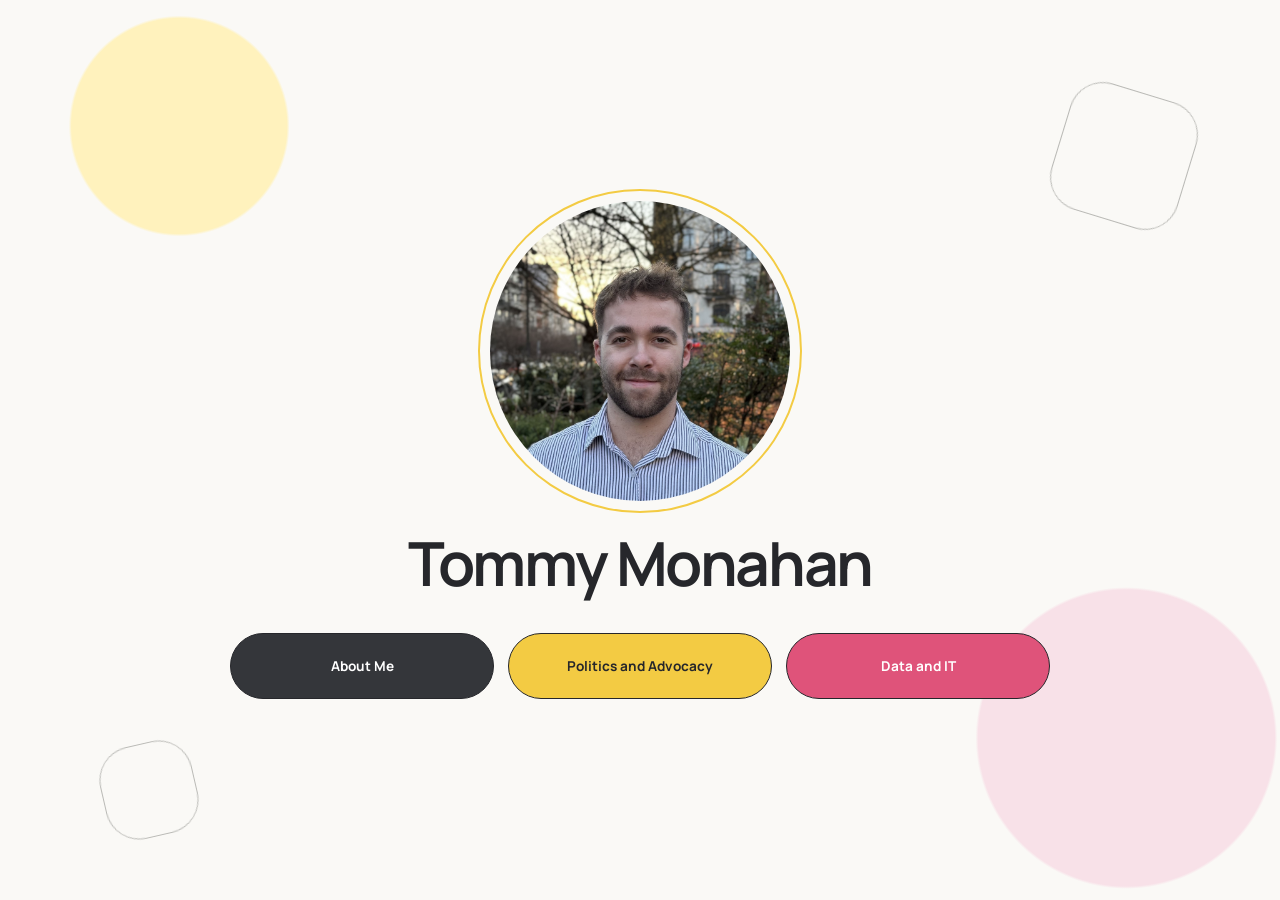
<file: index.html>
<!doctype html>
<html lang="en">
<head>
  <meta charset="utf-8">
  <meta name="viewport" content="width=device-width, initial-scale=1">
  <meta name="description" content="Tommy Monahan — data engineer and European political organiser based in Brussels.">
  <title>Tommy Monahan</title>
  <link rel="preconnect" href="https://fonts.googleapis.com">
  <link rel="preconnect" href="https://fonts.gstatic.com" crossorigin>
  <link href="https://fonts.googleapis.com/css2?family=Manrope:wght@200..800&amp;display=swap" rel="stylesheet">
  <link rel="stylesheet" href="styles.css">
</head>
<body class="home">
  <a class="skip-link" href="#main">Skip to content</a>
  <main class="home-main" id="main">
    <div class="home-card">
      <div class="portrait-wrap">
        <img class="portrait" src="assets/tommy-monahan-headshot.jpg" alt="Headshot of Tommy Monahan outdoors">
      </div>
      <h1>Tommy Monahan</h1>
      <nav class="home-links" aria-label="Explore the website">
        <a class="theme-button button-about" href="about.html">About Me</a>
        <a class="theme-button button-politics" href="politics.html">Politics and Advocacy</a>
        <a class="theme-button button-data" href="data-it.html">Data and IT</a>
      </nav>
    </div>
  </main>
</body>
</html>
</file>
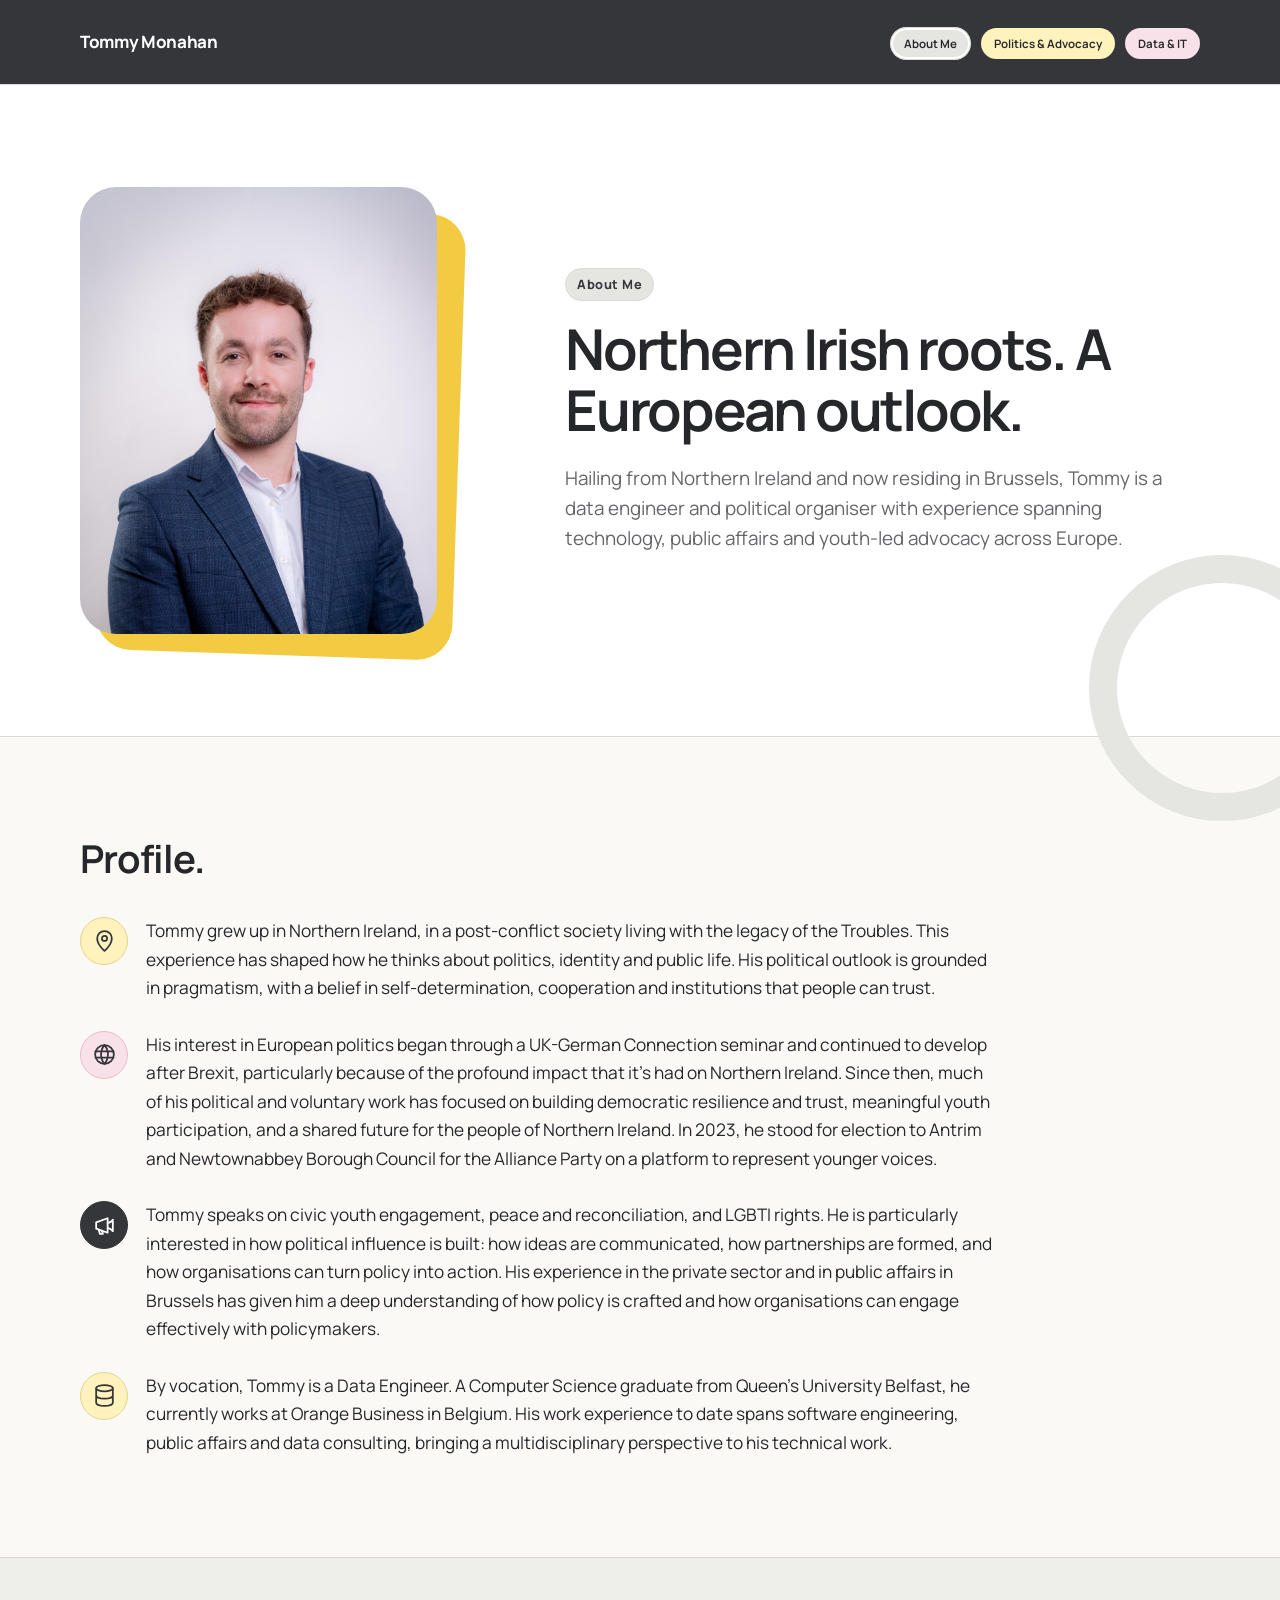
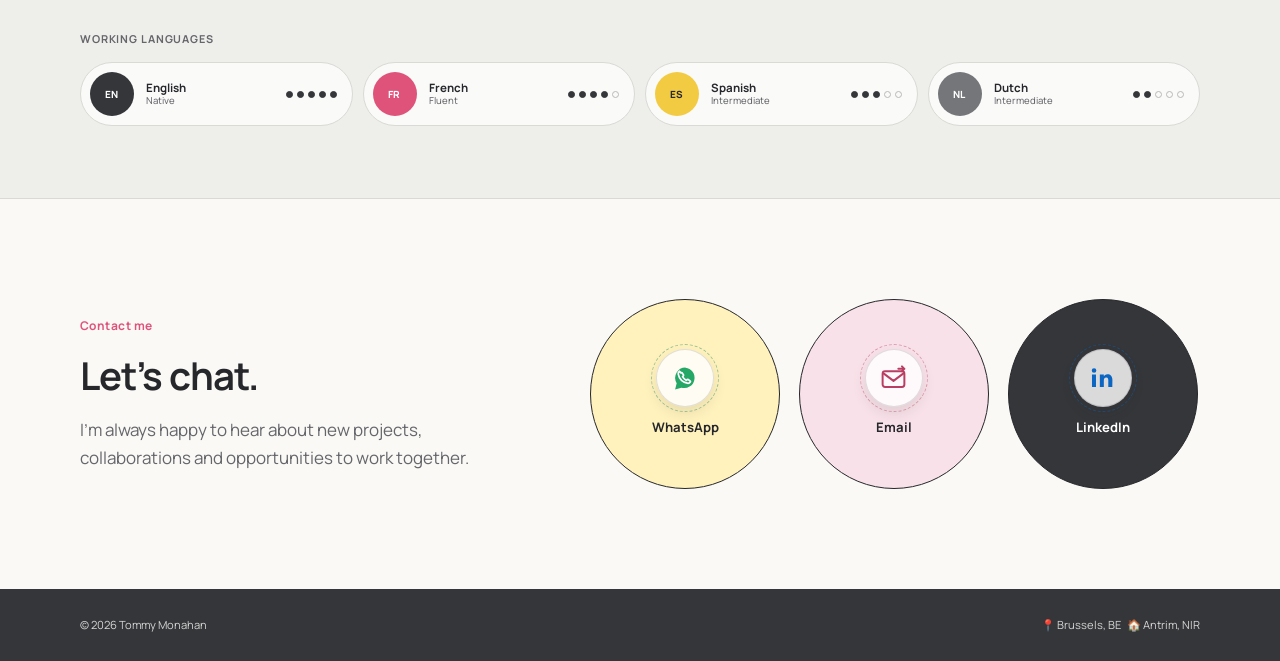
<file: about.html>
<!doctype html>
<html lang="en">
<head>
  <meta charset="utf-8">
  <meta name="viewport" content="width=device-width, initial-scale=1">
  <meta name="description" content="About Tommy Monahan, a Northern Irish data engineer and European political organiser based in Brussels.">
  <title>About Me | Tommy Monahan</title>
  <link rel="preconnect" href="https://fonts.googleapis.com">
  <link rel="preconnect" href="https://fonts.gstatic.com" crossorigin>
  <link href="https://fonts.googleapis.com/css2?family=Manrope:wght@200..800&amp;display=swap" rel="stylesheet">
  <link rel="stylesheet" href="styles.css">
</head>
<body>
  <a class="skip-link" href="#main">Skip to content</a>
  <header class="site-header">
    <nav class="nav" aria-label="Main navigation">
      <a class="wordmark" href="index.html">Tommy Monahan</a>
      <ul class="nav-links">
        <li><a class="nav-about" href="about.html" aria-current="page">About Me</a></li>
        <li><a class="nav-politics" href="politics.html">Politics &amp; Advocacy</a></li>
        <li><a class="nav-data" href="data-it.html">Data &amp; IT</a></li>
      </ul>
    </nav>
  </header>

  <main class="page-main" id="main">
    <section class="page-hero">
      <div class="page-hero-inner about-layout">
        <div class="about-photo">
          <img src="assets/profile-pic.jpg" alt="Portrait of Tommy Monahan">
        </div>
        <div>
          <p class="kicker kicker-about">About Me</p>
          <h1 class="page-title">Northern Irish roots. A European outlook.</h1>
          <p class="lead">Hailing from Northern Ireland and now residing in Brussels, Tommy is a data engineer and political organiser with experience spanning technology, public affairs and youth-led advocacy across Europe.</p>
        </div>
      </div>
    </section>

    <section class="content-section">
      <div class="section-inner">
        <div class="section-heading">
          <h2>Profile.</h2>
        </div>
        <div class="profile-body">
          <div class="bio-copy profile-story">
            <div class="profile-point">
              <span class="profile-icon" aria-hidden="true">
                <svg viewBox="0 0 24 24" focusable="false"><path d="M12 21s7-6.1 7-12A7 7 0 1 0 5 9c0 5.9 7 12 7 12Z"></path><circle cx="12" cy="9" r="2.5"></circle></svg>
              </span>
              <p>Tommy grew up in Northern Ireland, in a post-conflict society living with the legacy of the Troubles. This experience has shaped how he thinks about politics, identity and public life. His political outlook is grounded in pragmatism, with a belief in self-determination, cooperation and institutions that people can trust.</p>
            </div>
            <div class="profile-point">
              <span class="profile-icon" aria-hidden="true">
                <svg viewBox="0 0 24 24" focusable="false"><circle cx="12" cy="12" r="9"></circle><path d="M3.5 9h17M3.5 15h17M12 3c2.2 2.5 3.3 5.5 3.3 9S14.2 18.5 12 21M12 3C9.8 5.5 8.7 8.5 8.7 12S9.8 18.5 12 21"></path></svg>
              </span>
              <p>His interest in European politics began through a UK-German Connection seminar and continued to develop after Brexit, particularly because of the profound impact that it's had on Northern Ireland. Since then, much of his political and voluntary work has focused on building democratic resilience and trust, meaningful youth participation, and a shared future for the people of Northern Ireland. In 2023, he stood for election to Antrim and Newtownabbey Borough Council for the Alliance Party on a platform to represent younger voices.</p>
            </div>
            <div class="profile-point">
              <span class="profile-icon" aria-hidden="true">
                <svg viewBox="0 0 24 24" focusable="false"><path d="M4 9v6l11 4V5L4 9Z"></path><path d="M15 9.5c2 0 4-1.5 5-3v11c-1-1.5-3-3-5-3M6.5 16l1 4h3l-1-3"></path></svg>
              </span>
              <p>Tommy speaks on civic youth engagement, peace and reconciliation, and LGBTI rights. He is particularly interested in how political influence is built: how ideas are communicated, how partnerships are formed, and how organisations can turn policy into action. His experience in the private sector and in public affairs in Brussels has given him a deep understanding of how policy is crafted and how organisations can engage effectively with policymakers.</p>
            </div>
            <div class="profile-point">
              <span class="profile-icon" aria-hidden="true">
                <svg viewBox="0 0 24 24" focusable="false"><ellipse cx="12" cy="5" rx="8" ry="3"></ellipse><path d="M4 5v7c0 1.7 3.6 3 8 3s8-1.3 8-3V5M4 12v7c0 1.7 3.6 3 8 3s8-1.3 8-3v-7"></path></svg>
              </span>
              <p>By vocation, Tommy is a Data Engineer. A Computer Science graduate from Queen’s University Belfast, he currently works at Orange Business in Belgium. His work experience to date spans software engineering, public affairs and data consulting, bringing a multidisciplinary perspective to his technical work.</p>
            </div>
          </div>
        </div>
      </div>
    </section>

    <section class="language-section">
      <div class="section-inner">
        <aside class="language-showcase" aria-labelledby="languages-heading">
            <p class="language-title" id="languages-heading">Working Languages</p>
            <ul class="language-stack">
              <li class="language-card">
                <span class="language-code">EN</span>
                <span class="language-details"><strong>English</strong><small>Native</small></span>
                <span class="language-dots" role="img" aria-label="English: 5 out of 5">
                  <span class="language-dot is-filled"></span><span class="language-dot is-filled"></span><span class="language-dot is-filled"></span><span class="language-dot is-filled"></span><span class="language-dot is-filled"></span>
                </span>
              </li>
              <li class="language-card">
                <span class="language-code">FR</span>
                <span class="language-details"><strong>French</strong><small>Fluent</small></span>
                <span class="language-dots" role="img" aria-label="French: 4 out of 5">
                  <span class="language-dot is-filled"></span><span class="language-dot is-filled"></span><span class="language-dot is-filled"></span><span class="language-dot is-filled"></span><span class="language-dot"></span>
                </span>
              </li>
              <li class="language-card">
                <span class="language-code">ES</span>
                <span class="language-details"><strong>Spanish</strong><small>Intermediate</small></span>
                <span class="language-dots" role="img" aria-label="Spanish: 3 out of 5">
                  <span class="language-dot is-filled"></span><span class="language-dot is-filled"></span><span class="language-dot is-filled"></span><span class="language-dot"></span><span class="language-dot"></span>
                </span>
              </li>
              <li class="language-card">
                <span class="language-code">NL</span>
                <span class="language-details"><strong>Dutch</strong><small>Intermediate</small></span>
                <span class="language-dots" role="img" aria-label="Dutch: 2 out of 5">
                  <span class="language-dot is-filled"></span><span class="language-dot is-filled"></span><span class="language-dot"></span><span class="language-dot"></span><span class="language-dot"></span>
                </span>
              </li>
            </ul>
        </aside>
      </div>
    </section>

    <section class="content-section contact-section">
      <div class="section-inner contact-inner">
        <div class="contact-intro">
          <p class="kicker">Contact me</p>
          <h2>Let’s chat.</h2>
          <p>I’m always happy to hear about new projects, collaborations and opportunities to work together.</p>
        </div>
        <div class="contact-bubbles" aria-label="Contact options">
          <a class="contact-bubble contact-whatsapp" href="https://wa.me/32491124115" aria-label="Contact Tommy on WhatsApp">
            <span class="contact-icon contact-icon-whatsapp" aria-hidden="true">
              <svg viewBox="0 0 24 24" focusable="false"><path class="whatsapp-mark" d="M12 3a8.5 8.5 0 0 0-7.3 12.9L3.4 21l5.2-1.4A8.5 8.5 0 1 0 12 3Z"></path><path class="whatsapp-phone" d="M8.2 7.4c.3-.4.6-.3.9-.1l1.2 1.6c.2.3.1.6-.1.9l-.6.7c.7 1.3 1.7 2.3 3 3l.7-.6c.3-.2.6-.3.9-.1l1.6 1.2c.3.2.4.6.1.9-.5.8-1.4 1.2-2.4 1-3.8-.8-6.7-3.7-7.5-7.5-.2-1 .3-1.9 1-2.4Z"></path></svg>
            </span>
            <span>WhatsApp</span>
          </a>
          <a class="contact-bubble contact-email" href="mailto:tommy.monahan@icloud.com" aria-label="Email Tommy">
            <span class="contact-icon" aria-hidden="true">
              <svg viewBox="0 0 24 24" focusable="false"><rect x="3" y="6" width="18" height="13" rx="2"></rect><path d="m4 8 8 6 8-6M16 4h5m-2-2 2 2-2 2"></path></svg>
            </span>
            <span>Email</span>
          </a>
          <a class="contact-bubble contact-linkedin" href="https://www.linkedin.com/in/tommylmonahan/" aria-label="Connect with Tommy on LinkedIn">
            <span class="contact-icon contact-icon-linkedin" aria-hidden="true">
              <svg viewBox="0 0 24 24" focusable="false"><path d="M6.6 8.6H3.3V19h3.3V8.6ZM5 3.5a1.9 1.9 0 1 0 0 3.8 1.9 1.9 0 0 0 0-3.8ZM20.2 13.1c0-3.2-1.7-4.7-4-4.7-1.8 0-2.7 1-3.1 1.7V8.6H9.8V19h3.3v-5.2c0-1.4.3-2.7 2-2.7s1.7 1.6 1.7 2.8V19h3.3l.1-5.9Z"></path></svg>
            </span>
            <span>LinkedIn</span>
          </a>
        </div>
      </div>
    </section>
  </main>

  <footer class="page-footer"><div class="footer-inner"><p>© 2026 Tommy Monahan</p><p>📍 Brussels, BE&nbsp;&nbsp; 🏠 Antrim, NIR</p></div></footer>
</body>
</html>
</file>
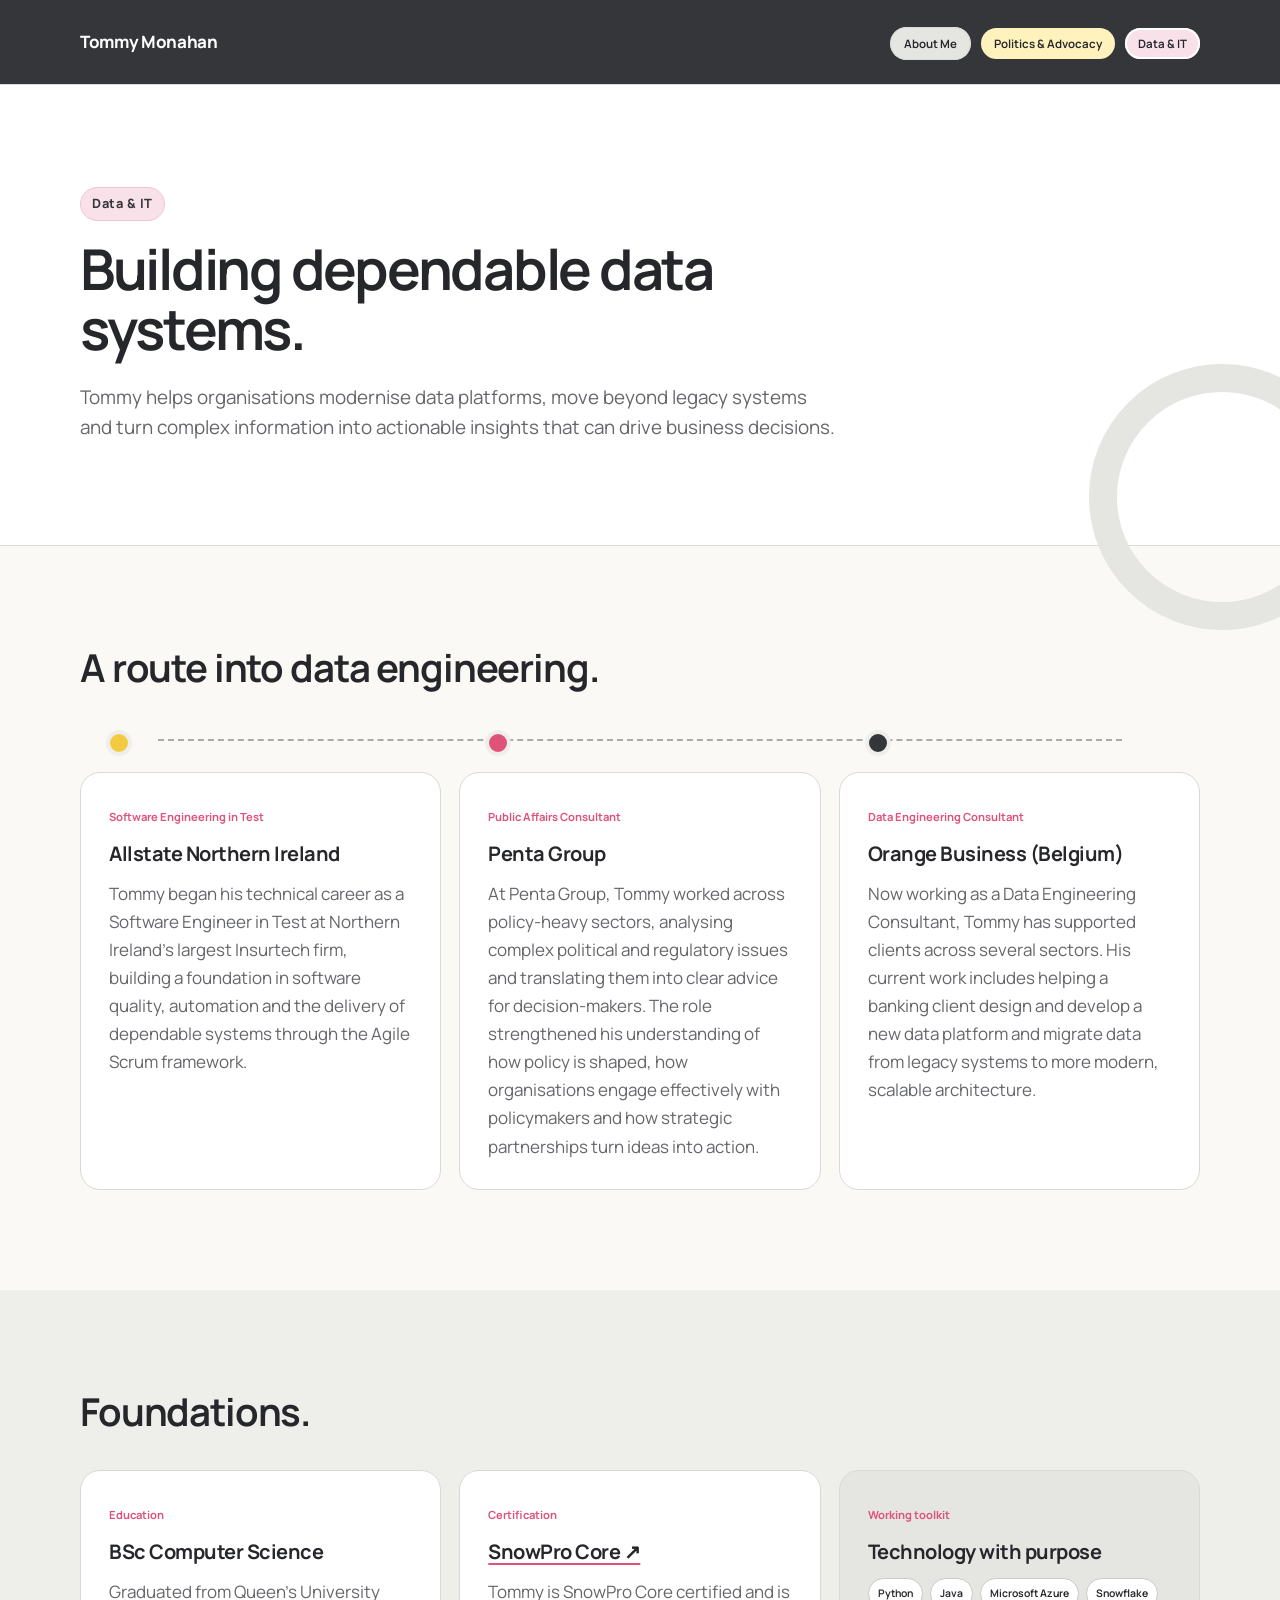
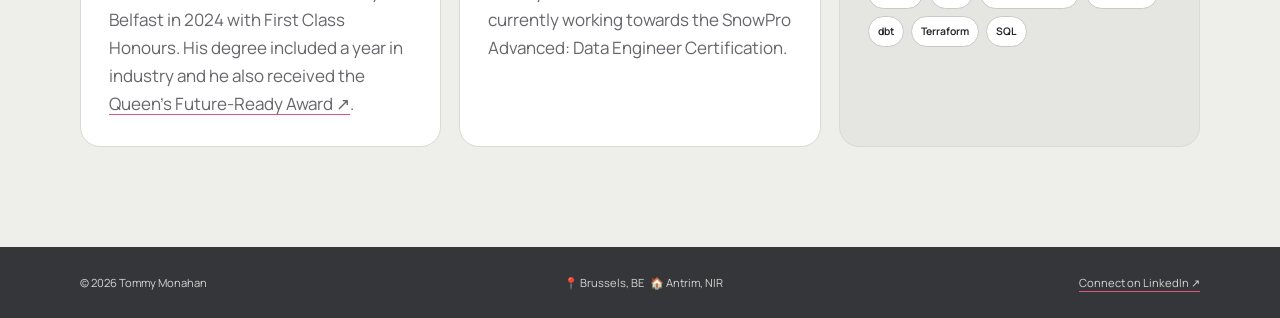
<file: data-it.html>
<!doctype html>
<html lang="en">
<head>
  <meta charset="utf-8">
  <meta name="viewport" content="width=device-width, initial-scale=1">
  <meta name="description" content="Tommy Monahan's work across data engineering, software quality and technology consulting.">
  <title>Data &amp; IT | Tommy Monahan</title>
  <link rel="preconnect" href="https://fonts.googleapis.com">
  <link rel="preconnect" href="https://fonts.gstatic.com" crossorigin>
  <link href="https://fonts.googleapis.com/css2?family=Manrope:wght@200..800&amp;display=swap" rel="stylesheet">
  <link rel="stylesheet" href="styles.css">
</head>
<body>
  <a class="skip-link" href="#main">Skip to content</a>
  <header class="site-header">
    <nav class="nav" aria-label="Main navigation">
      <a class="wordmark" href="index.html">Tommy Monahan</a>
      <ul class="nav-links">
        <li><a class="nav-about" href="about.html">About Me</a></li>
        <li><a class="nav-politics" href="politics.html">Politics &amp; Advocacy</a></li>
        <li><a class="nav-data" href="data-it.html" aria-current="page">Data &amp; IT</a></li>
      </ul>
    </nav>
  </header>

  <main class="page-main" id="main">
    <section class="page-hero">
      <div class="page-hero-inner">
        <p class="kicker kicker-data">Data &amp; IT</p>
        <h1 class="page-title">Building dependable data systems.</h1>
        <p class="lead">Tommy helps organisations modernise data platforms, move beyond legacy systems and turn complex information into actionable insights that can drive business decisions.</p>
      </div>
    </section>

    <section class="content-section">
      <div class="section-inner">
        <div class="section-heading"><h2>A route into data engineering.</h2></div>
        <div class="career-route">
          <article class="career-stop">
            <span class="card-label">Software Engineering in Test</span>
            <h3>Allstate Northern Ireland</h3>
            <p>Tommy began his technical career as a Software Engineer in Test at Northern Ireland’s largest Insurtech firm, building a foundation in software quality, automation and the delivery of dependable systems through the Agile Scrum framework.</p>
          </article>
          <article class="career-stop">
            <span class="card-label">Public Affairs Consultant</span>
            <h3>Penta Group</h3>
            <p>At Penta Group, Tommy worked across policy-heavy sectors, analysing complex political and regulatory issues and translating them into clear advice for decision-makers. The role strengthened his understanding of how policy is shaped, how organisations engage effectively with policymakers and how strategic partnerships turn ideas into action.</p>
          </article>
          <article class="career-stop">
            <span class="card-label">Data Engineering Consultant</span>
            <h3>Orange Business (Belgium)</h3>
            <p>Now working as a Data Engineering Consultant, Tommy has supported clients across several sectors. His current work includes helping a banking client design and develop a new data platform and migrate data from legacy systems to more modern, scalable architecture.</p>
          </article>
        </div>
      </div>
    </section>

    <section class="content-section">
      <div class="section-inner">
        <div class="section-heading"><h2>Foundations.</h2></div>
        <div class="foundation-grid">
          <article class="foundation-card">
            <span class="card-label">Education</span>
            <h3>BSc Computer Science</h3>
            <p>Graduated from Queen’s University Belfast in 2024 with First Class Honours. His degree included a year in industry and he also received the <a href="https://www.qub.ac.uk/directorates/future-ready-award/">Queen’s Future-Ready Award ↗</a>.</p>
          </article>
          <article class="foundation-card">
            <span class="card-label">Certification</span>
            <h3><a href="https://achieve.snowflake.com/9cbc647e-80e8-450f-ab3c-001d30e76610">SnowPro Core ↗</a></h3>
            <p>Tommy is SnowPro Core certified and is currently working towards the SnowPro Advanced: Data Engineer Certification.</p>
          </article>
          <article class="foundation-card foundation-toolkit">
            <span class="card-label">Working toolkit</span>
            <h3>Technology with purpose</h3>
            <div class="tool-list" aria-label="Technical focus areas">
              <span>Python</span><span>Java</span><span>Microsoft Azure</span><span>Snowflake</span><span>dbt</span><span>Terraform</span><span>SQL</span>
            </div>
          </article>
        </div>
      </div>
    </section>
  </main>

  <footer class="page-footer"><div class="footer-inner"><p>© 2026 Tommy Monahan</p><p>📍 Brussels, BE&nbsp;&nbsp; 🏠 Antrim, NIR</p><p><a href="https://www.linkedin.com/in/tommylmonahan/">Connect on LinkedIn ↗</a></p></div></footer>
</body>
</html>
</file>
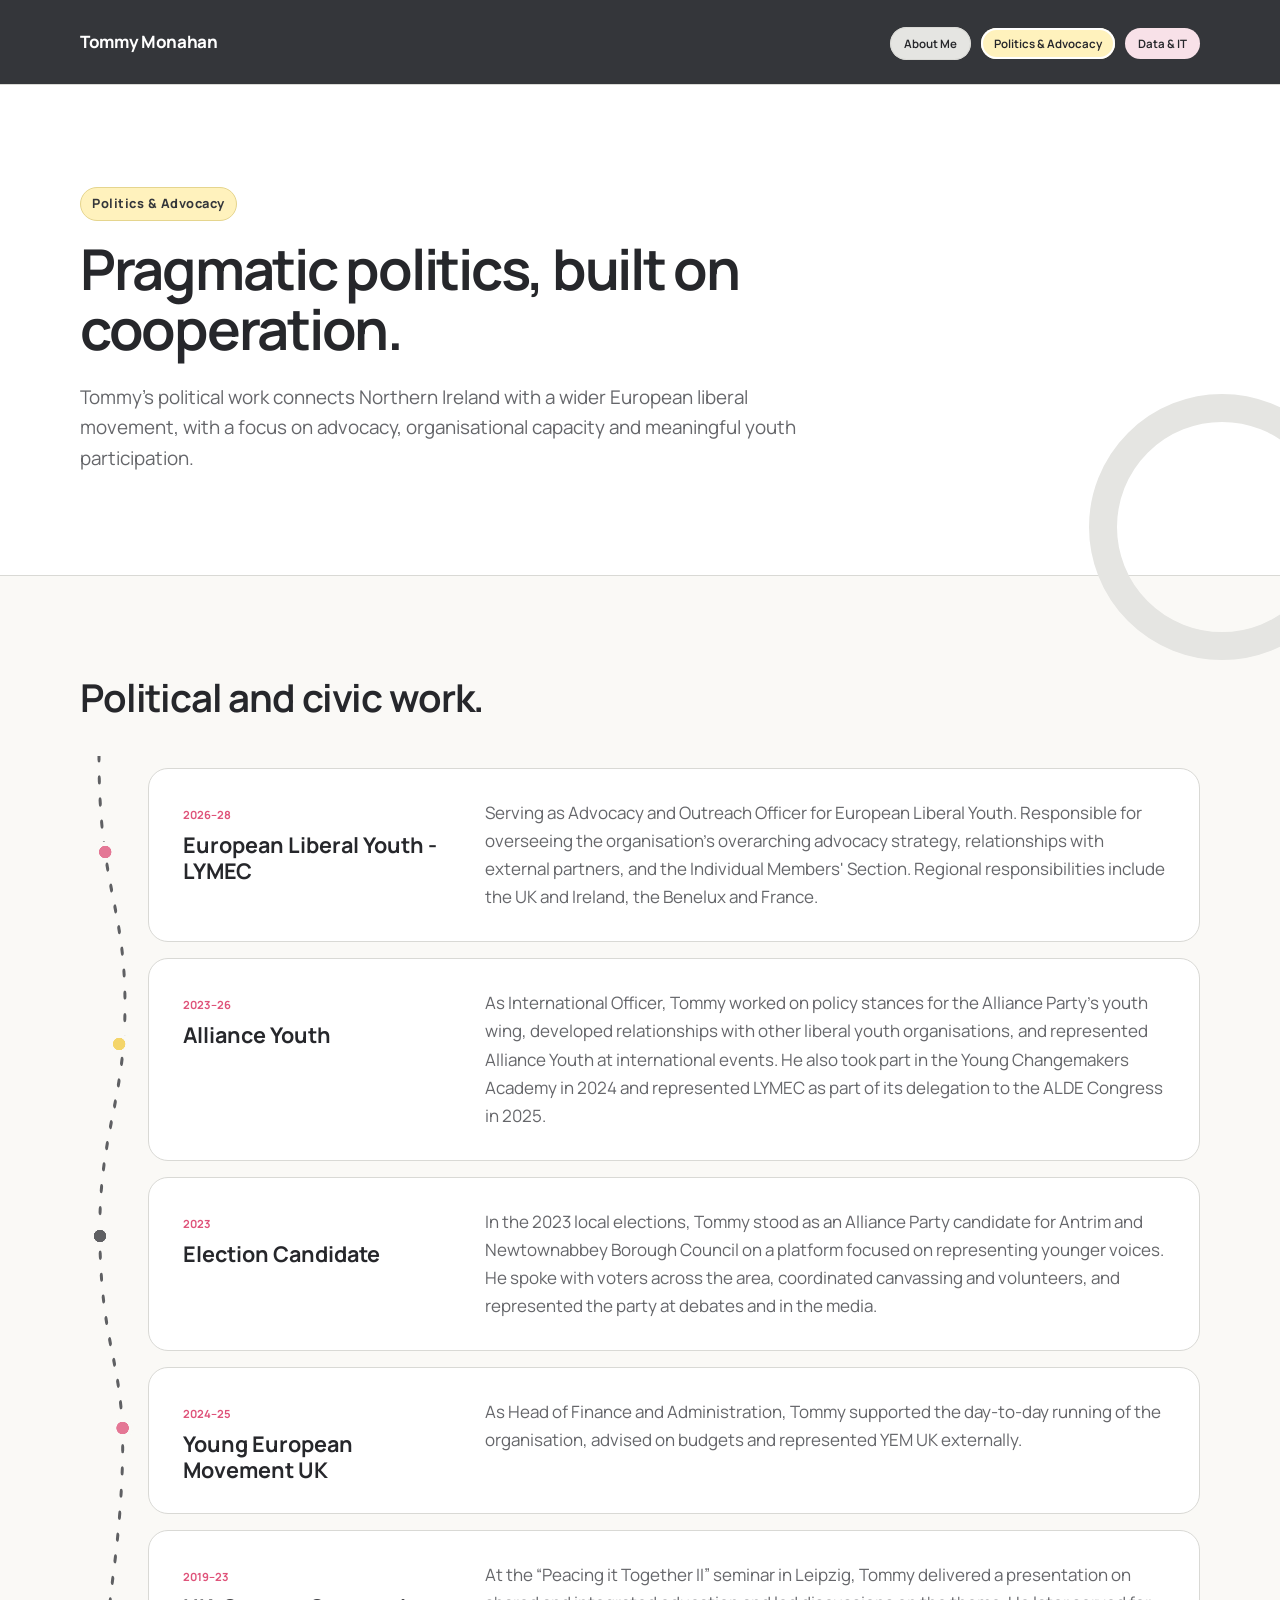
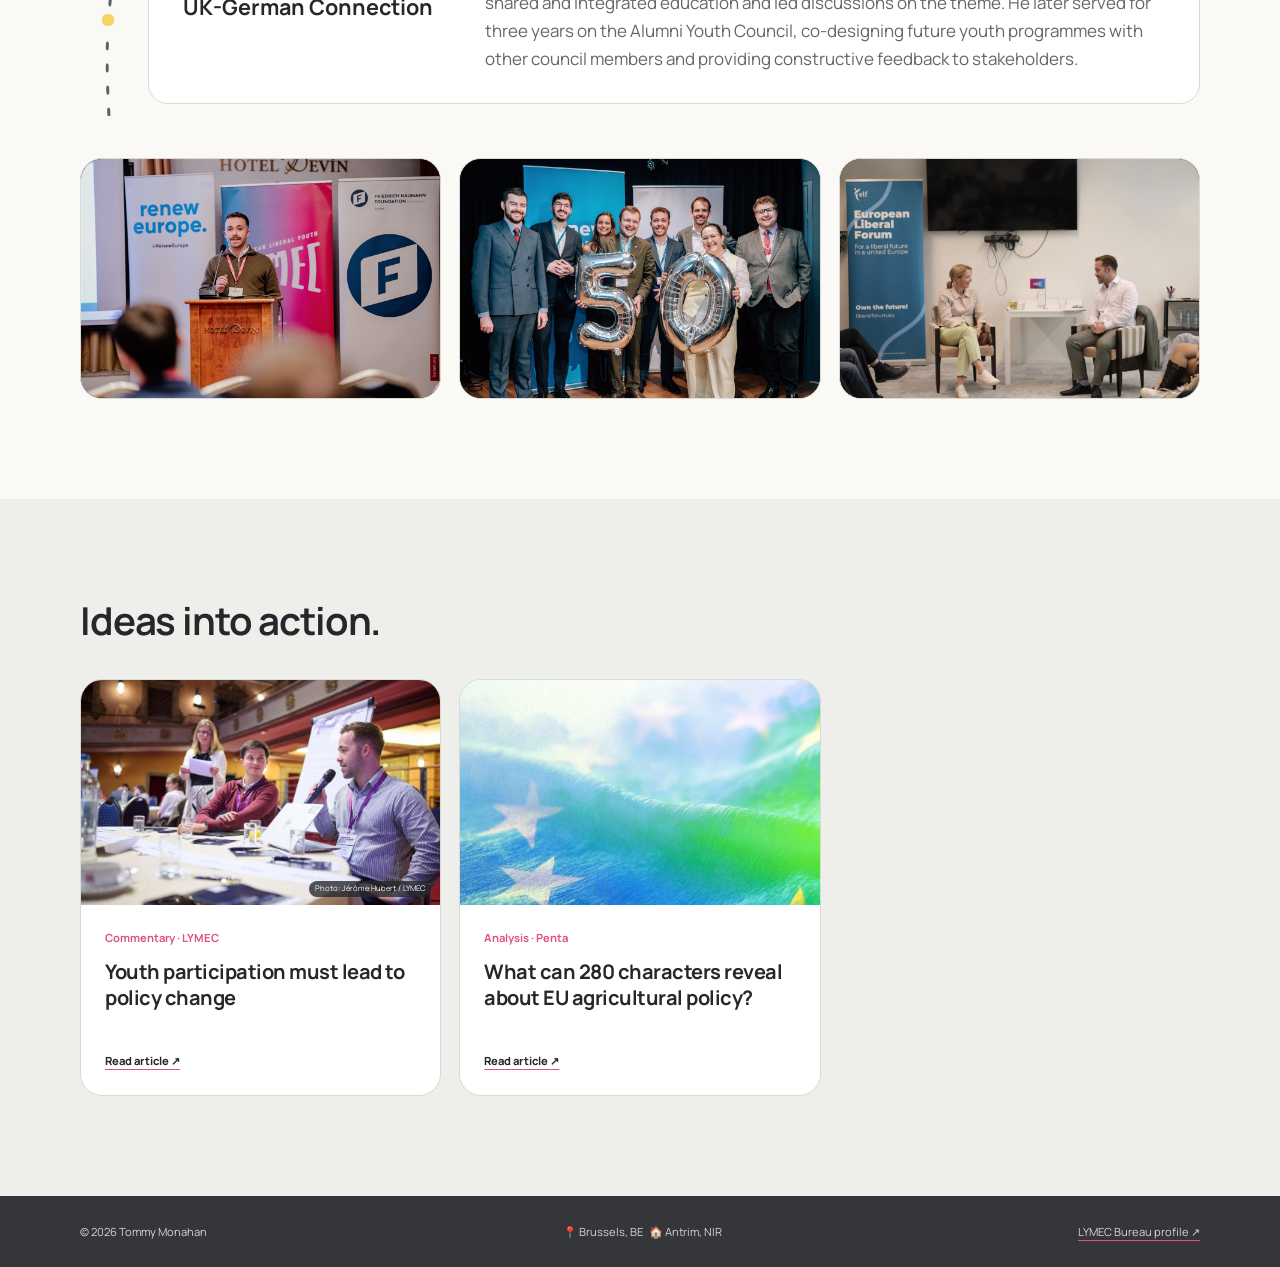
<file: politics.html>
<!doctype html>
<html lang="en">
<head>
  <meta charset="utf-8">
  <meta name="viewport" content="width=device-width, initial-scale=1">
  <meta name="description" content="Tommy Monahan's political and advocacy work across Northern Ireland, Brussels and Europe.">
  <title>Politics &amp; Advocacy | Tommy Monahan</title>
  <link rel="preconnect" href="https://fonts.googleapis.com">
  <link rel="preconnect" href="https://fonts.gstatic.com" crossorigin>
  <link href="https://fonts.googleapis.com/css2?family=Manrope:wght@200..800&amp;display=swap" rel="stylesheet">
  <link rel="stylesheet" href="styles.css">
</head>
<body>
  <a class="skip-link" href="#main">Skip to content</a>
  <header class="site-header">
    <nav class="nav" aria-label="Main navigation">
      <a class="wordmark" href="index.html">Tommy Monahan</a>
      <ul class="nav-links">
        <li><a class="nav-about" href="about.html">About Me</a></li>
        <li><a class="nav-politics" href="politics.html" aria-current="page">Politics &amp; Advocacy</a></li>
        <li><a class="nav-data" href="data-it.html">Data &amp; IT</a></li>
      </ul>
    </nav>
  </header>

  <main class="page-main" id="main">
    <section class="page-hero">
      <div class="page-hero-inner">
        <p class="kicker kicker-politics">Politics &amp; Advocacy</p>
        <h1 class="page-title">Pragmatic politics, built on cooperation.</h1>
        <p class="lead">Tommy’s political work connects Northern Ireland with a wider European liberal movement, with a focus on advocacy, organisational capacity and meaningful youth participation.</p>
      </div>
    </section>

    <section class="content-section">
      <div class="section-inner">
        <div class="section-heading"><h2>Political and civic work.</h2></div>
        <div class="timeline">
          <article class="timeline-item"><div><span class="card-label">2026–28</span><h3>European Liberal Youth - LYMEC</h3></div><p>Serving as Advocacy and Outreach Officer for European Liberal Youth. Responsible for overseeing the organisation's overarching advocacy strategy, relationships with external partners, and the Individual Members' Section. Regional responsibilities include the UK and Ireland, the Benelux and France.</p></article>
          <article class="timeline-item"><div><span class="card-label">2023–26</span><h3>Alliance Youth</h3></div><p>As International Officer, Tommy worked on policy stances for the Alliance Party’s youth wing, developed relationships with other liberal youth organisations, and represented Alliance Youth at international events. He also took part in the Young Changemakers Academy in 2024 and represented LYMEC as part of its delegation to the ALDE Congress in 2025.</p></article>
          <article class="timeline-item"><div><span class="card-label">2023</span><h3>Election Candidate</h3></div><p>In the 2023 local elections, Tommy stood as an Alliance Party candidate for Antrim and Newtownabbey Borough Council on a platform focused on representing younger voices. He spoke with voters across the area, coordinated canvassing and volunteers, and represented the party at debates and in the media.</p></article>
          <article class="timeline-item"><div><span class="card-label">2024–25</span><h3>Young European Movement UK</h3></div><p>As Head of Finance and Administration, Tommy supported the day-to-day running of the organisation, advised on budgets and represented YEM UK externally.</p></article>
          <article class="timeline-item"><div><span class="card-label">2019–23</span><h3>UK-German Connection</h3></div><p>At the “Peacing it Together II” seminar in Leipzig, Tommy delivered a presentation on shared and integrated education and led discussions on the theme. He later served for three years on the Alumni Youth Council, co-designing future youth programmes with other council members and providing constructive feedback to stakeholders.</p></article>
        </div>
        <div class="politics-photo-grid">
          <figure class="politics-photo">
            <img src="assets/politics-speaking.jpg" alt="Tommy speaking at a European liberal youth event" loading="lazy" decoding="async">
          </figure>
          <figure class="politics-photo">
            <img src="assets/lymec-team.jpg" alt="Tommy with colleagues at a LYMEC anniversary event" loading="lazy" decoding="async">
          </figure>
          <figure class="politics-photo">
            <img src="assets/politics-minister.jpg" alt="Tommy in conversation with a minister at a European youth event" loading="lazy" decoding="async">
          </figure>
        </div>
      </div>
    </section>

    <section class="content-section">
      <div class="section-inner">
        <div class="section-heading"><h2>Ideas into action.</h2></div>
        <div class="article-grid">
          <a class="article-card" href="https://www.lymec.eu/blog/news-2/youth-participation-must-lead-to-policy-change-405">
            <span class="article-image">
              <img src="assets/youth-participation-policy.webp" alt="Tommy speaking at an EU Youth Stakeholders Group meeting" loading="lazy" decoding="async">
              <span class="article-photo-credit">Photo: Jérôme Hubert / LYMEC</span>
            </span>
            <span class="article-card-content">
              <span class="card-label">Commentary · LYMEC</span>
              <strong>Youth participation must lead to policy change</strong>
              <span class="article-cta">Read article <span aria-hidden="true">↗</span></span>
            </span>
          </a>
          <a class="article-card" href="https://pentagroup.com/insight/what-can-280-characters-reveal-about-eu-agricultural-policy">
            <span class="article-image">
              <img src="assets/eu-agricultural-policy.png" alt="Abstract artwork combining the European flag with green agricultural imagery" loading="lazy" decoding="async">
            </span>
            <span class="article-card-content">
              <span class="card-label">Analysis · Penta</span>
              <strong>What can 280 characters reveal about EU agricultural policy?</strong>
              <span class="article-cta">Read article <span aria-hidden="true">↗</span></span>
            </span>
          </a>
        </div>
      </div>
    </section>
  </main>

  <footer class="page-footer"><div class="footer-inner"><p>© 2026 Tommy Monahan</p><p>📍 Brussels, BE&nbsp;&nbsp; 🏠 Antrim, NIR</p><p><a href="https://www.lymec.eu/our-team">LYMEC Bureau profile ↗</a></p></div></footer>
</body>
</html>
</file>
<file: styles.css>
:root {
  --ink: #26272b;
  --charcoal: #34363a;
  --charcoal-soft: #e5e5e2;
  --muted: #65666a;
  --paper: #faf9f6;
  --white: #ffffff;
  --grey: #eeeeeb;
  --line: #d9d9d5;
  --pink: #df537a;
  --pink-soft: #f8e1e8;
  --yellow: #f3cb43;
  --yellow-soft: #fff2bd;
  --page: min(1120px, calc(100% - 48px));
  --font: "Manrope", "Segoe UI", Helvetica, Arial, sans-serif;
}

* { box-sizing: border-box; }

html { scroll-behavior: smooth; }

body {
  margin: 0;
  color: var(--ink);
  background: var(--paper);
  font-family: var(--font);
  font-size: 17px;
  line-height: 1.65;
}

img { display: block; max-width: 100%; }

a {
  color: inherit;
  text-decoration-color: var(--pink);
  text-underline-offset: 4px;
}

a:focus-visible {
  outline: 3px solid var(--yellow);
  outline-offset: 4px;
}

.skip-link {
  position: fixed;
  z-index: 100;
  top: 10px;
  left: 10px;
  padding: 8px 12px;
  background: var(--white);
  border: 1px solid var(--ink);
  transform: translateY(-150%);
}

.skip-link:focus { transform: translateY(0); }

/* Home */

.home {
  min-height: 100vh;
  overflow: hidden;
  background:
    radial-gradient(circle at 14% 14%, var(--yellow-soft) 0 8%, transparent 8.2%),
    radial-gradient(circle at 88% 82%, var(--pink-soft) 0 11%, transparent 11.2%),
    var(--paper);
}

.home::before,
.home::after {
  content: "";
  position: fixed;
  z-index: -1;
  border: 1px solid #b9b9b5;
  border-radius: 34px;
}

.home::before {
  top: 10%;
  right: 7%;
  width: 130px;
  aspect-ratio: 1;
  transform: rotate(17deg);
}

.home::after {
  bottom: 7%;
  left: 8%;
  width: 92px;
  aspect-ratio: 1;
  transform: rotate(-13deg);
}

.home-main {
  width: var(--page);
  min-height: 100vh;
  margin: 0 auto;
  padding: 60px 0;
  display: grid;
  place-items: center;
}

.home-card {
  width: 100%;
  display: flex;
  flex-direction: column;
  align-items: center;
  text-align: center;
}

.portrait-wrap {
  position: relative;
  width: clamp(210px, 25vw, 300px);
  aspect-ratio: 1;
  margin-bottom: 30px;
}

.portrait-wrap::before {
  content: "";
  position: absolute;
  inset: -12px;
  border: 2px solid var(--yellow);
  border-radius: 50%;
}

.portrait {
  width: 100%;
  height: 100%;
  object-fit: cover;
  object-position: center 24%;
  border-radius: 50%;
  filter: saturate(.9);
}

.home h1 {
  margin: 0 0 38px;
  font-size: clamp(2.35rem, 5vw, 3.8rem);
  font-weight: 660;
  line-height: 1.05;
  letter-spacing: -.04em;
}

.home-links {
  width: min(820px, 100%);
  display: grid;
  grid-template-columns: repeat(3, minmax(0, 1fr));
  gap: 14px;
}

.theme-button {
  min-height: 66px;
  padding: 14px 18px;
  display: grid;
  place-items: center;
  border: 1px solid var(--ink);
  border-radius: 999px;
  font-size: .85rem;
  font-weight: 700;
  line-height: 1.2;
  text-decoration: none;
  transition: transform .2s ease, box-shadow .2s ease;
}

.theme-button:hover {
  transform: translateY(-3px);
  box-shadow: 0 8px 0 rgba(38, 39, 43, .09);
}

.button-about { background: var(--charcoal); color: var(--white); }
.button-data { background: var(--pink); color: var(--white); }
.button-politics { background: var(--yellow); }

/* Interior pages */

.site-header {
  background: var(--charcoal);
  border-bottom: 1px solid var(--line);
}

.nav {
  width: var(--page);
  min-height: 84px;
  margin: 0 auto;
  display: flex;
  align-items: center;
  justify-content: space-between;
  gap: 30px;
}

.wordmark {
  color: var(--white);
  font-weight: 750;
  letter-spacing: -.02em;
  text-decoration: none;
}

.nav-links {
  display: flex;
  align-items: center;
  gap: 10px;
  margin: 0;
  padding: 0;
  list-style: none;
}

.nav-links a {
  padding: 8px 13px;
  border-radius: 999px;
  font-size: .72rem;
  font-weight: 650;
  text-decoration: none;
}

.nav-about { background: var(--charcoal-soft); border: 1px solid var(--line); }
.nav-data { background: var(--pink-soft); }
.nav-politics { background: var(--yellow-soft); }
.nav-links a[aria-current="page"] { box-shadow: inset 0 0 0 2px var(--white); }

.page-main { overflow: hidden; }

.page-hero {
  position: relative;
  padding: clamp(68px, 8vw, 105px) 0;
  background: var(--white);
  border-bottom: 1px solid var(--line);
}

.page-hero::after {
  content: "";
  position: absolute;
  right: -75px;
  bottom: -85px;
  width: 210px;
  aspect-ratio: 1;
  border: 28px solid var(--charcoal-soft);
  border-radius: 50%;
}

.page-hero-inner {
  position: relative;
  z-index: 1;
  width: var(--page);
  margin: 0 auto;
}

.about-layout {
  display: grid;
  grid-template-columns: minmax(260px, .72fr) minmax(0, 1.28fr);
  align-items: center;
  gap: clamp(55px, 10vw, 130px);
}

.about-photo {
  position: relative;
  width: min(100%, 390px);
  aspect-ratio: 4 / 5;
}

.about-photo::before {
  content: "";
  position: absolute;
  z-index: -1;
  inset: 22px -22px -22px 22px;
  background: var(--yellow);
  border-radius: 36px;
  transform: rotate(2deg);
}

.about-photo img {
  width: 100%;
  height: 100%;
  object-fit: cover;
  object-position: center 20%;
  border-radius: 36px;
}

.kicker {
  margin: 0 0 18px;
  color: var(--pink);
  font-size: .75rem;
  font-weight: 700;
  letter-spacing: .04em;
}

.page-hero .kicker {
  width: fit-content;
  padding: 5px 11px;
  border: 1px solid transparent;
  border-radius: 999px;
  color: var(--charcoal);
  font-size: .8rem;
  font-weight: 750;
}

.page-hero .kicker-about { background: var(--charcoal-soft); border-color: var(--line); }
.page-hero .kicker-data { background: var(--pink-soft); border-color: #efc7d2; }
.page-hero .kicker-politics { background: var(--yellow-soft); border-color: #e5d58e; }

.page-title {
  max-width: 820px;
  margin: 0 0 22px;
  font-size: clamp(2.25rem, 4.4vw, 4rem);
  font-weight: 660;
  line-height: 1.08;
  letter-spacing: -.04em;
}

.lead {
  max-width: 760px;
  margin: 0;
  color: var(--muted);
  font-size: clamp(1.02rem, 1.6vw, 1.18rem);
  line-height: 1.6;
}

.content-section {
  padding: clamp(68px, 8vw, 100px) 0;
}

.content-section:nth-child(odd) { background: var(--grey); }

.section-inner { width: var(--page); margin: 0 auto; }

.section-heading {
  margin-bottom: 36px;
}

.section-heading h2 {
  max-width: 680px;
  margin: 0;
  font-size: clamp(1.8rem, 3vw, 2.8rem);
  font-weight: 660;
  line-height: 1.15;
  letter-spacing: -.03em;
}

.bio-copy {
  max-width: 800px;
  font-size: 1.08rem;
}

.bio-copy p { margin: 0 0 1.35em; }

.profile-body .bio-copy { max-width: 920px; }

.profile-story {
  display: grid;
  gap: 28px;
}

.profile-point {
  display: grid;
  grid-template-columns: 48px minmax(0, 1fr);
  align-items: start;
  gap: 18px;
}

.profile-point p { margin: 0; }

.profile-icon {
  width: 48px;
  aspect-ratio: 1;
  display: grid;
  place-items: center;
  background: var(--yellow-soft);
  border: 1px solid #e5d58e;
  border-radius: 50%;
  color: var(--charcoal);
  transition: transform .2s ease;
}

.profile-point:nth-child(3n + 2) .profile-icon {
  background: var(--pink-soft);
  border-color: #ebbdca;
}

.profile-point:nth-child(3n) .profile-icon {
  background: var(--charcoal);
  border-color: var(--charcoal);
  color: var(--white);
}

.profile-point:hover .profile-icon { transform: translateY(-3px) rotate(-3deg); }

.profile-icon svg {
  width: 25px;
  height: 25px;
  fill: none;
  stroke: currentColor;
  stroke-width: 1.7;
  stroke-linecap: round;
  stroke-linejoin: round;
}

.language-section {
  padding: clamp(48px, 6vw, 72px) 0;
  background: var(--grey);
  border-top: 1px solid var(--line);
  border-bottom: 1px solid var(--line);
}

.language-showcase {
  width: 100%;
  max-width: none;
}

.language-title {
  margin: 0 0 14px;
  color: var(--muted);
  font-size: .68rem;
  font-weight: 700;
  letter-spacing: .08em;
  text-transform: uppercase;
}

.language-stack {
  display: grid;
  grid-template-columns: repeat(4, minmax(0, 1fr));
  gap: 10px;
  margin: 0;
  padding: 0;
  list-style: none;
}

.language-card {
  min-height: 62px;
  padding: 9px 15px 9px 9px;
  display: grid;
  grid-template-columns: 44px minmax(0, 1fr) auto;
  align-items: center;
  gap: 12px;
  background: rgba(255, 255, 255, .72);
  border: 1px solid var(--line);
  border-radius: 999px;
  transition: transform .2s ease, border-color .2s ease;
}

.language-card:hover {
  transform: translateY(-3px);
  border-color: #b9bab7;
}

.language-code {
  width: 44px;
  aspect-ratio: 1;
  display: grid;
  place-items: center;
  background: var(--charcoal);
  border-radius: 50%;
  color: var(--white);
  font-size: .62rem;
  font-weight: 750;
  letter-spacing: .04em;
}

.language-card:nth-child(2) .language-code { background: var(--pink); }
.language-card:nth-child(3) .language-code { background: var(--yellow); color: var(--ink); }
.language-card:nth-child(4) .language-code { background: #74767a; }

.language-details {
  display: flex;
  flex-direction: column;
  line-height: 1.25;
}

.language-details strong { font-size: .72rem; }

.language-details small {
  color: var(--muted);
  font-size: .6rem;
  font-weight: 450;
}

.language-dots {
  display: flex;
  gap: 4px;
}

.language-dot {
  width: 7px;
  aspect-ratio: 1;
  border: 1px solid #b9bab7;
  border-radius: 50%;
}

.language-dot.is-filled {
  background: var(--charcoal);
  border-color: var(--charcoal);
}

.contact-inner {
  display: grid;
  grid-template-columns: minmax(0, .8fr) minmax(480px, 1.2fr);
  align-items: center;
  gap: clamp(50px, 8vw, 100px);
}

.contact-intro { max-width: 520px; }

.contact-intro h2 {
  margin: 0 0 18px;
  font-size: clamp(1.8rem, 3vw, 2.8rem);
  font-weight: 660;
  line-height: 1.15;
  letter-spacing: -.03em;
}

.contact-intro > p:last-child {
  margin: 0;
  color: var(--muted);
}

.contact-bubbles {
  display: grid;
  grid-template-columns: repeat(3, minmax(0, 1fr));
  align-items: center;
  gap: 14px;
}

.contact-bubble {
  width: 100%;
  max-width: 190px;
  aspect-ratio: 1;
  padding: 18px;
  display: flex;
  flex-direction: column;
  align-items: center;
  justify-content: center;
  gap: 10px;
  justify-self: center;
  border: 1px solid var(--ink);
  border-radius: 50%;
  font-size: .82rem;
  font-weight: 700;
  text-decoration: none;
  transition: transform .2s ease, box-shadow .2s ease;
}

.contact-bubble:hover {
  transform: translateY(-5px) rotate(-2deg);
  box-shadow: 0 10px 0 rgba(38, 39, 43, .1);
}

.contact-bubble:nth-child(even):hover { transform: translateY(-5px) rotate(2deg); }

.contact-icon {
  position: relative;
  width: 58px;
  aspect-ratio: 1;
  display: grid;
  place-items: center;
  background: rgba(255, 255, 255, .82);
  border: 1px solid rgba(38, 39, 43, .14);
  border-radius: 50%;
  box-shadow: 0 6px 14px rgba(38, 39, 43, .1);
  color: var(--charcoal);
}

.contact-icon::after {
  content: "";
  position: absolute;
  inset: -6px;
  border: 1px dashed currentColor;
  border-radius: 50%;
  opacity: .42;
  transition: transform .35s ease;
}

.contact-icon svg {
  width: 29px;
  height: 29px;
  fill: none;
  stroke: currentColor;
  stroke-width: 1.65;
  stroke-linecap: round;
  stroke-linejoin: round;
}

.contact-bubble:hover .contact-icon::after {
  transform: rotate(35deg) scale(1.05);
}

.contact-icon-linkedin {
  color: #0a66c2;
}

.contact-icon-linkedin svg { fill: currentColor; stroke: none; }

.contact-icon-whatsapp { color: #25a866; }
.contact-icon-whatsapp .whatsapp-mark { fill: currentColor; stroke: none; }
.contact-icon-whatsapp .whatsapp-phone { fill: none; stroke: var(--white); stroke-width: 1.45; }
.contact-icon-whatsapp::after { border-color: #16865f; }
.contact-email .contact-icon { color: #b83f63; }

.contact-whatsapp { background: var(--yellow-soft); }
.contact-email { background: var(--pink-soft); }
.contact-linkedin { background: var(--charcoal); color: var(--white); }

.interest-list,
.detail-grid,
.experience-grid {
  display: grid;
  grid-template-columns: repeat(3, minmax(0, 1fr));
  gap: 18px;
}

.interest,
.detail-card,
.experience-card {
  position: relative;
  min-height: 240px;
  padding: 30px;
  background: var(--white);
  border: 1px solid var(--line);
  border-radius: 22px;
}

.interest::before,
.detail-card::before,
.experience-card::before {
  content: "";
  position: absolute;
  top: 0;
  left: 30px;
  width: 48px;
  height: 5px;
  background: var(--yellow);
  border-radius: 0 0 999px 999px;
}

.interest:nth-child(even)::before,
.detail-card:nth-child(even)::before,
.experience-card:nth-child(even)::before { background: var(--pink); }

.interest:nth-child(3n)::before,
.detail-card:nth-child(3n)::before,
.experience-card:nth-child(3n)::before { background: var(--charcoal); }

.interest h3,
.detail-card h3,
.experience-card h3 {
  margin: 12px 0 16px;
  font-size: 1.35rem;
  line-height: 1.2;
  letter-spacing: -.025em;
}

.interest p,
.detail-card p,
.experience-card p { margin: 0; color: var(--muted); }

.card-label {
  color: var(--pink);
  font-size: .7rem;
  font-weight: 700;
}

.career-route {
  position: relative;
  padding-top: 46px;
  display: grid;
  grid-template-columns: repeat(3, minmax(0, 1fr));
  gap: 18px;
}

.career-route::before {
  content: "";
  position: absolute;
  top: 13px;
  right: 7%;
  left: 7%;
  border-top: 2px dashed #aaaba8;
}

.career-stop {
  position: relative;
  min-height: 230px;
  padding: 28px;
  background: var(--white);
  border: 1px solid var(--line);
  border-radius: 20px;
}

.career-stop::before {
  content: "";
  position: absolute;
  top: -43px;
  left: 25px;
  width: 18px;
  aspect-ratio: 1;
  background: var(--yellow);
  border: 4px solid var(--grey);
  border-radius: 50%;
}

.career-stop:nth-child(2)::before { background: var(--pink); }
.career-stop:nth-child(3)::before { background: var(--charcoal); }

.career-stop h3,
.foundation-card h3 {
  margin: 12px 0 14px;
  font-size: 1.25rem;
  line-height: 1.25;
  letter-spacing: -.025em;
}

.career-stop p,
.foundation-card p { margin: 0; color: var(--muted); }

.foundation-grid {
  display: grid;
  grid-template-columns: repeat(3, minmax(0, 1fr));
  gap: 18px;
}

.foundation-card {
  min-height: 225px;
  padding: 28px;
  background: var(--white);
  border: 1px solid var(--line);
  border-radius: 20px;
}

.foundation-toolkit { background: var(--charcoal-soft); }

.tool-list {
  display: flex;
  flex-wrap: wrap;
  gap: 7px;
}

.tool-list span {
  padding: 6px 9px;
  background: var(--white);
  border: 1px solid #c9cac7;
  border-radius: 999px;
  font-size: .65rem;
  font-weight: 650;
}

.timeline {
  position: relative;
  display: grid;
  gap: 16px;
  padding: 12px 0 12px 68px;
}

.timeline::before {
  content: "";
  position: absolute;
  top: 0;
  bottom: 0;
  left: 2px;
  width: 58px;
  background:
    radial-gradient(circle 10px at 40% 10%, var(--pink) 0 6px, var(--paper) 6.5px 10px, transparent 10.5px),
    radial-gradient(circle 10px at 64% 30%, var(--yellow) 0 6px, var(--paper) 6.5px 10px, transparent 10.5px),
    radial-gradient(circle 10px at 31% 50%, var(--charcoal) 0 6px, var(--paper) 6.5px 10px, transparent 10.5px),
    radial-gradient(circle 10px at 70% 70%, var(--pink) 0 6px, var(--paper) 6.5px 10px, transparent 10.5px),
    radial-gradient(circle 10px at 45% 90%, var(--yellow) 0 6px, var(--paper) 6.5px 10px, transparent 10.5px),
    url("data:image/svg+xml,%3Csvg xmlns='http://www.w3.org/2000/svg' viewBox='0 0 58 520' preserveAspectRatio='none'%3E%3Cpath d='M17 0 C17 72 43 80 43 135 S15 205 18 266 S45 329 40 390 S20 455 27 520' fill='none' stroke='%2334363a' stroke-width='3' stroke-linecap='round' stroke-dasharray='2 10'/%3E%3C/svg%3E") center / 100% 100% no-repeat;
  opacity: .78;
  pointer-events: none;
}

.timeline-item {
  position: relative;
  padding: 30px 34px;
  display: grid;
  grid-template-columns: minmax(210px, .55fr) minmax(0, 1.45fr);
  gap: 44px;
  background: var(--white);
  border: 1px solid var(--line);
  border-radius: 20px;
}

.timeline-item h3 { margin: 5px 0 0; font-size: 1.35rem; line-height: 1.2; }
.timeline-item p { margin: 0; color: var(--muted); }

.politics-photo-grid {
  margin-top: 42px;
  display: grid;
  grid-template-columns: repeat(3, minmax(0, 1fr));
  gap: 18px;
}

.politics-photo {
  aspect-ratio: 3 / 2;
  margin: 0;
  overflow: hidden;
  background: var(--charcoal);
  border: 1px solid var(--line);
  border-radius: 22px;
}

.politics-photo img {
  width: 100%;
  height: 100%;
  object-fit: cover;
  filter: saturate(.9);
  transition: transform .35s ease;
}

.politics-photo:hover img { transform: scale(1.025); }

.article-grid {
  display: grid;
  grid-template-columns: repeat(auto-fill, minmax(300px, 1fr));
  gap: 18px;
}

.article-card {
  overflow: hidden;
  display: flex;
  flex-direction: column;
  background: var(--white);
  border: 1px solid var(--line);
  border-radius: 22px;
  text-decoration: none;
  transition: transform .2s ease, box-shadow .2s ease;
}

.article-card:hover {
  transform: translateY(-5px);
  box-shadow: 0 10px 0 rgba(38, 39, 43, .1);
}

.article-image {
  position: relative;
  aspect-ratio: 16 / 10;
  overflow: hidden;
  background: var(--charcoal-soft);
}

.article-image img {
  width: 100%;
  height: 100%;
  object-fit: cover;
}

.article-photo-credit {
  position: absolute;
  right: 9px;
  bottom: 8px;
  padding: 3px 6px;
  background: rgba(38, 39, 43, .78);
  border-radius: 999px;
  color: var(--white);
  font-size: .48rem;
  line-height: 1.2;
}

.article-card-content {
  min-height: 190px;
  padding: 24px;
  display: flex;
  flex-direction: column;
  align-items: flex-start;
}

.article-card-content strong {
  margin-top: 12px;
  font-size: 1.25rem;
  line-height: 1.3;
  letter-spacing: -.025em;
}

.article-cta {
  margin-top: auto;
  padding-top: 24px;
  font-size: .7rem;
  font-weight: 750;
  text-decoration: underline;
  text-decoration-color: var(--pink);
  text-underline-offset: 4px;
}

.page-footer {
  padding: 26px 0;
  background: var(--charcoal);
  border-top: 1px solid var(--charcoal);
}

.footer-inner {
  width: var(--page);
  margin: 0 auto;
  display: flex;
  justify-content: space-between;
  gap: 20px;
  color: #d5d5d2;
  font-size: .7rem;
}

.footer-inner p { margin: 0; }

@media (max-width: 850px) {
  .about-layout,
  .contact-inner { grid-template-columns: 1fr; }

  .about-photo { width: min(80%, 390px); }
  .language-stack { grid-template-columns: repeat(2, minmax(0, 1fr)); }
  .contact-intro { max-width: 680px; }
  .contact-bubbles { width: min(100%, 620px); }
  .interest-list, .detail-grid, .experience-grid, .foundation-grid { grid-template-columns: 1fr; }
  .career-route { grid-template-columns: 1fr; gap: 16px; padding: 0 0 0 38px; }
  .career-route::before { top: 18px; bottom: 18px; left: 9px; right: auto; border-top: 0; border-left: 2px dashed #aaaba8; }
  .career-stop { min-height: 0; }
  .career-stop::before { top: 25px; left: -39px; }
  .politics-photo-grid { grid-template-columns: 1fr; }
  .interest, .detail-card, .experience-card { min-height: 0; }
}

@media (max-width: 640px) {
  :root { --page: min(calc(100% - 28px), 1120px); }
  body { font-size: 16px; }
  .home-main { padding: 45px 0; }
  .portrait-wrap { width: 200px; }
  .home h1 { margin-bottom: 30px; font-size: 2.45rem; }
  .home-links { gap: 7px; }
  .theme-button { min-height: 58px; padding: 10px 7px; font-size: .7rem; }
  .nav {
    min-height: 72px;
    flex-direction: column;
    justify-content: center;
    gap: 10px;
    padding: 12px 0;
  }
  .wordmark { font-size: .9rem; }
  .nav-links { justify-content: center; flex-wrap: wrap; gap: 4px; }
  .nav-links a { padding: 7px 8px; font-size: .62rem; }
  .about-photo { width: min(88%, 360px); }
  .about-photo::before { inset: 15px -15px -15px 15px; }
  .profile-story { gap: 24px; }
  .profile-point { grid-template-columns: 40px minmax(0, 1fr); gap: 14px; }
  .profile-icon { width: 40px; }
  .profile-icon svg { width: 21px; height: 21px; }
  .language-stack { grid-template-columns: 1fr; max-width: 440px; }
  .contact-inner { gap: 36px; }
  .contact-bubbles { gap: 7px; }
  .contact-bubble { padding: 10px; font-size: .68rem; }
  .contact-icon { width: 43px; }
  .contact-icon::after { inset: -4px; }
  .contact-icon svg { width: 23px; height: 23px; }
  .timeline { padding-left: 43px; }
  .timeline::before { width: 36px; }
  .timeline-item { grid-template-columns: 1fr; gap: 18px; padding: 26px; }
  .article-grid { grid-template-columns: 1fr; }
  .footer-inner { flex-direction: column; }
}

@media (prefers-reduced-motion: reduce) {
  html { scroll-behavior: auto; }
  .theme-button,
  .contact-bubble,
  .contact-icon::after,
  .language-card,
  .profile-icon,
  .article-card,
  .politics-photo img { transition: none; }
}
</file>
